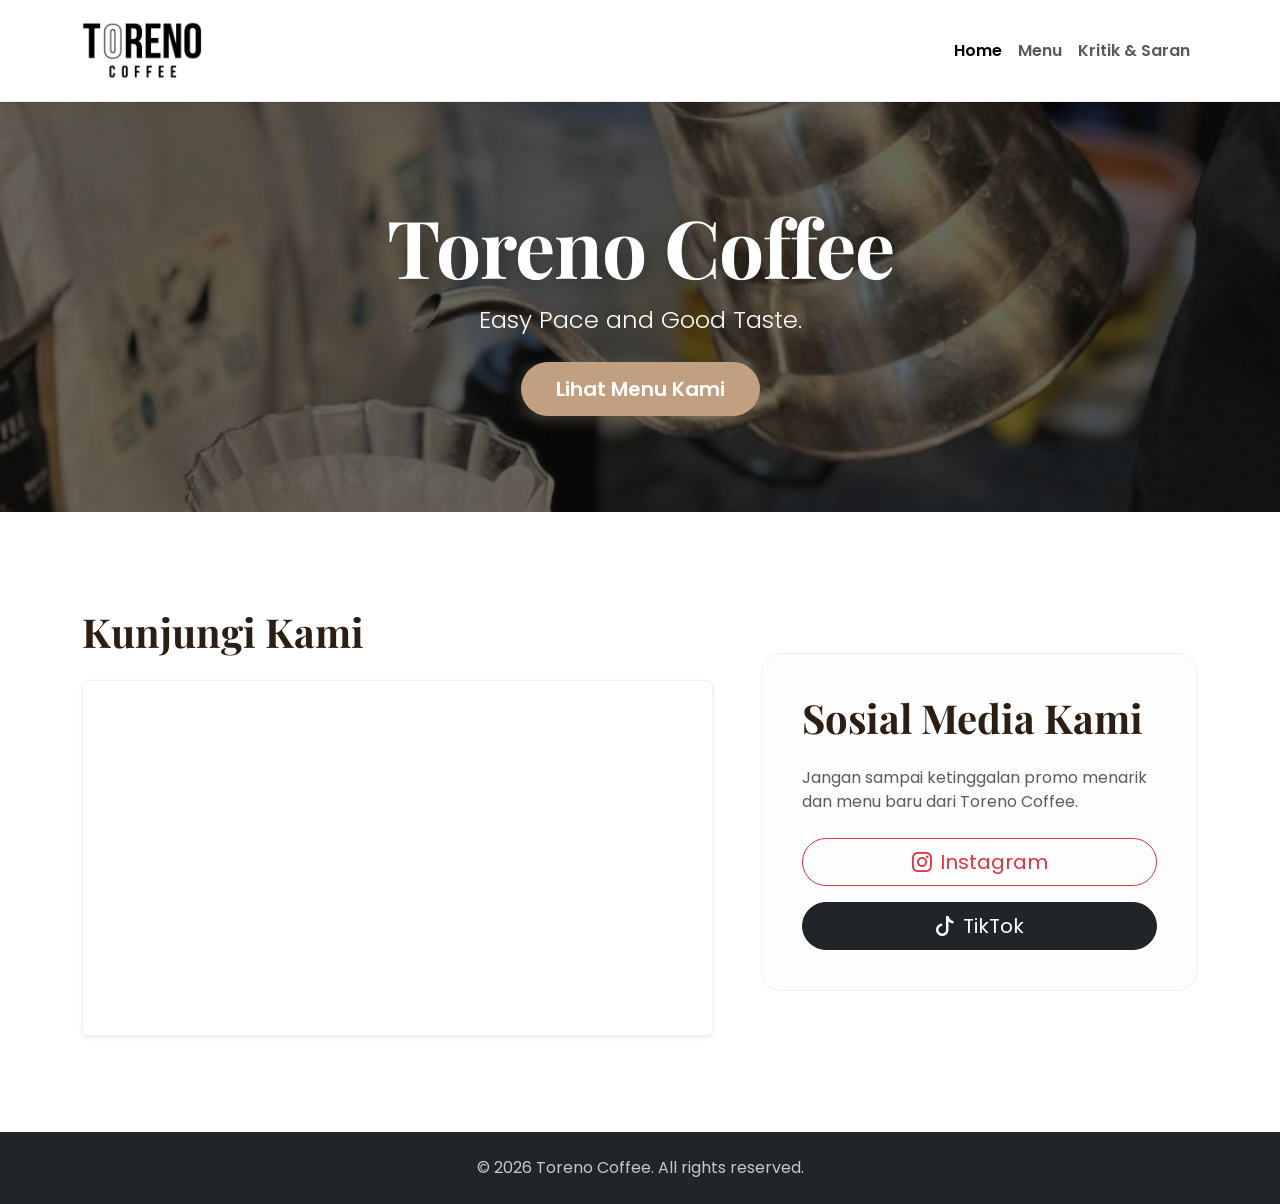
<file: index.html>
<!DOCTYPE html>
<html lang="en">
<head>
    <meta charset="UTF-8">
    <meta name="viewport" content="width=device-width, initial-scale=1.0">
    <link href="https://cdn.jsdelivr.net/npm/bootstrap@5.3.8/dist/css/bootstrap.min.css" rel="stylesheet">
    <link rel="preconnect" href="https://fonts.googleapis.com">
    <link rel="preconnect" href="https://fonts.gstatic.com" crossorigin>
    <link href="https://fonts.googleapis.com/css2?family=Playfair+Display:wght@700&family=Poppins:wght@300;400;600&family=Roboto+Slab:wght@700&display=swap" rel="stylesheet">
    <link rel="stylesheet" href="https://cdn.jsdelivr.net/npm/bootstrap-icons@1.11.3/font/bootstrap-icons.min.css">
    <title>Toreno Coffee - Home</title>
    <style>
        
        :root {
            --coffee-gold: #c0a080;
            --coffee-dark: #2c1e12;
        }

        body {
            font-family: 'Poppins', sans-serif;
            background-color: #ffffff; 
            color: #333;
        }

       
        .hero-title {
            font-family: 'Playfair Display', serif; 
            font-weight: 700;
            font-size: 5rem;
            letter-spacing: -1px;
            text-shadow: 2px 4px 15px rgba(0,0,0,0.3);
        }

       
        .navbar {
            border-bottom: 1px solid #eee;
        }

       
        .btn-warning {
            background-color: var(--coffee-gold) !important;
            border: none !important;
            color: white !important;
            padding: 12px 35px;
            font-weight: 600;
            border-radius: 50px; 
            transition: 0.3s;
            box-shadow: 0 4px 15px rgba(192, 160, 128, 0.3);
        }

        .btn-warning:hover {
            transform: translateY(-3px);
            box-shadow: 0 8px 25px rgba(192, 160, 128, 0.4);
        }

     
        .section-title {
            font-family: 'Playfair Display', serif;
            font-size: 2.5rem;
            font-weight: 700;
            color: var(--coffee-dark);
            margin-bottom: 1.5rem;
        }

        .ratio-16x9 {
            border-radius: 20px;
            box-shadow: 0 10px 30px rgba(0,0,0,0.05);
            border: 1px solid #f0f0f0 !important;
        }

        .social-card {
            background: #fdfdfd;
            padding: 40px;
            border-radius: 20px;
            border: 1px solid #f1f1f1;
        }
    </style>
</head>
<body>
    
<nav class="navbar navbar-expand-lg navbar-light bg-white shadow-sm py-3">
    <div class="container">
        <a class="navbar-brand d-flex align-items-center" href="index.html">
            <img src="Images/Logo.png" alt="Logo Toreno Coffee" width="120" class="d-inline-block align-text-top">
        </a>

        <button class="navbar-toggler" type="button" data-bs-toggle="collapse" data-bs-target="#navbarNav" aria-controls="navbarNav" aria-expanded="false" aria-label="Toggle navigation">
            <span class="navbar-toggler-icon"></span>
        </button>

        <div class="collapse navbar-collapse" id="navbarNav">
            <ul class="navbar-nav ms-auto">
                <li class="nav-item">
                    <a class="nav-link active fw-semibold" href="index.html">Home</a>
                </li>

                <li class="nav-item">
                    <a class="nav-link fw-semibold" href="Menu.html">Menu</a>
                </li>

                <li class="nav-item">
                    <a class="nav-link fw-semibold" href="contact.html">Kritik & Saran</a>
                </li>
            </ul>
        </div>
    </div>
</nav>
    
<header class="bg-secondary text-white text-center py-5" style="background: linear-gradient(rgba(0,0,0,0.6), rgba(0,0,0,0.6)), url('Images/kopi-saya.jpg') center/cover;">
    <div class="container py-5">
        <h1 class="hero-title">Toreno Coffee</h1>
        <p class="lead mb-4 fs-4">Easy Pace and Good Taste.</p>
        <a href="Menu.html" class="btn btn-warning btn-lg">Lihat Menu Kami</a>
    </div>
</header>

<section class="container py-5 my-5">
    <div class="row align-items-center g-5">
        
        
        <div class="col-lg-7">
            <h2 class="section-title">Kunjungi Kami</h2>
            <div class="ratio ratio-16x9 shadow-sm rounded overflow-hidden border">
                <iframe 
                    src="https://www.google.com/maps/embed?pb=!1m18!1m12!1m3!1d872.238290312683!2d110.16162151745408!3d-7.857753549646536!2m3!1f0!2f0!3f0!3m2!1i1024!2i768!4f13.1!3m3!1m2!1s0x2e7afb00620f9155%3A0x3274b1eb8cc210c2!2sToreno%20Coffee!5e0!3m2!1sid!2sid!4v1714657200000!5m2!1sid!2sid" 
                    style="border:0;" 
                    allowfullscreen="" 
                    loading="lazy" 
                    referrerpolicy="no-referrer-when-downgrade">
                </iframe>
            </div>
        </div>

      
        <div class="col-lg-5">
            <div class="social-card">
                <h2 class="section-title">Sosial Media Kami</h2>
                <p class="text-muted mb-4">Jangan sampai ketinggalan promo menarik dan menu baru dari Toreno Coffee.</p>

                <div class="d-grid gap-3">
                    <a href="https://www.instagram.com/torenocoffee.id?igsh=dXdrcnZxMjU0cGVi" target="_blank" class="btn btn-outline-danger btn-lg d-flex align-items-center justify-content-center gap-2 rounded-pill">
                        <i class="bi bi-instagram"></i> Instagram
                    </a>
                    <a href="https://www.tiktok.com/@torenocoffee.id?_r=1&_t=ZS-961i7NqCkZY" target="_blank" class="btn btn-dark btn-lg d-flex align-items-center justify-content-center gap-2 rounded-pill">
                        <i class="bi bi-tiktok"></i> TikTok
                    </a>
                </div>
            </div>
        </div>
        
    </div>
</section>
  
<footer class="bg-dark text-white text-center py-4">
    <div class="container">
        <p class="mb-0 opacity-75">&copy; 2026 Toreno Coffee. All rights reserved.</p>
    </div>
</footer>

<script src="https://cdn.jsdelivr.net/npm/bootstrap@5.3.8/dist/js/bootstrap.bundle.min.js"></script>
</body>
</html>
</file>
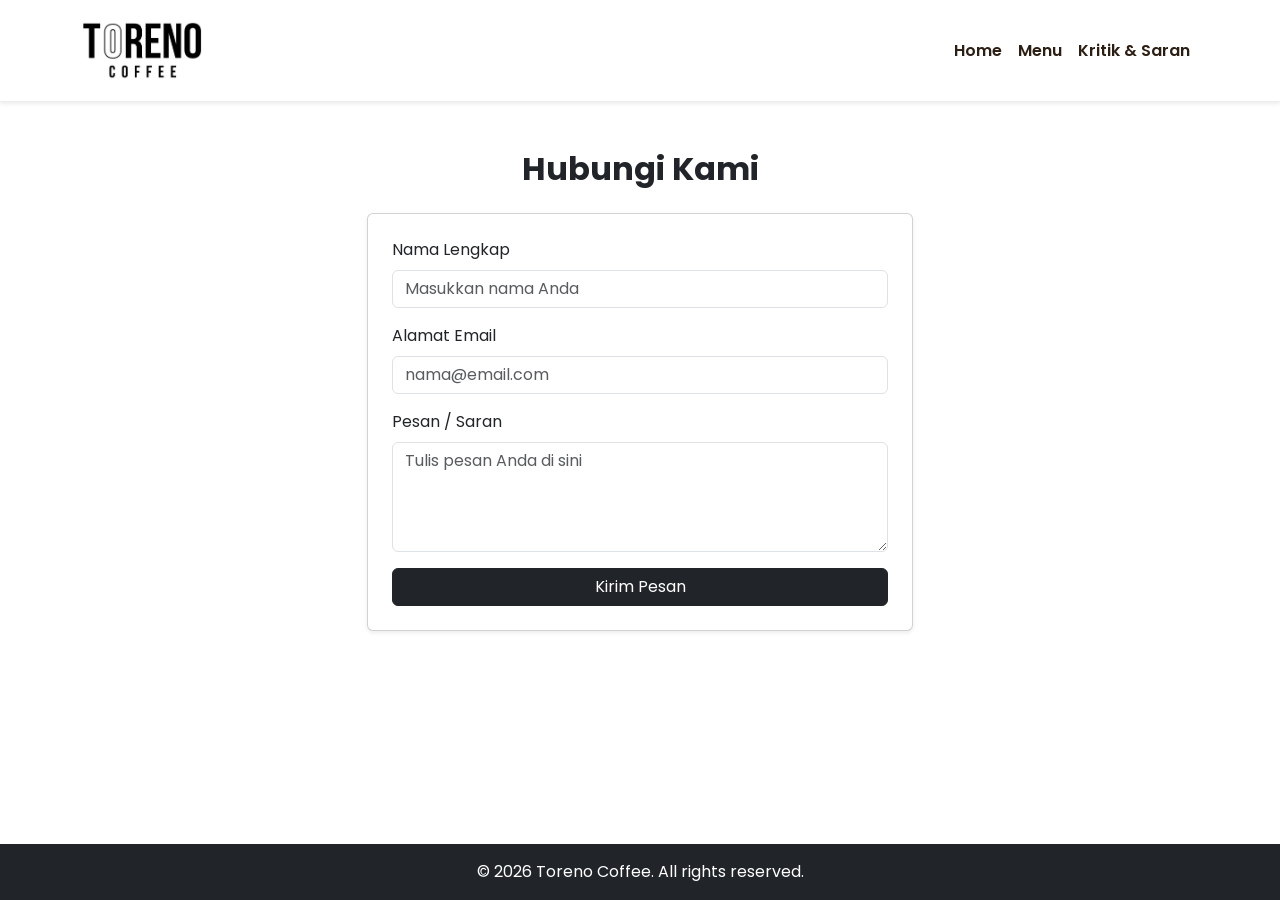
<file: contact.html>
<!DOCTYPE html>
<html lang="en">
<head>
    <meta charset="UTF-8">
    <meta name="viewport" content="width=device-width, initial-scale=1.0">
    <link href="https://cdn.jsdelivr.net/npm/bootstrap@5.3.8/dist/css/bootstrap.min.css" rel="stylesheet">
    <link rel="stylesheet" href="style.css">
    <title>Toreno Coffee - Kritik & Saran</title>
</head>
<body class="d-flex flex-column min-vh-100">
    
  <nav class="navbar navbar-expand-lg navbar-light bg-white shadow-sm py-3">
    <div class="container">
        <a class="navbar-brand d-flex align-items-center" href="index.html">
            <img src="Images/Logo.png" alt="Logo Toreno Coffee" width="120" class="d-inline-block align-text-top">
        </a>

    
        <button class="navbar-toggler" type="button" data-bs-toggle="collapse" data-bs-target="#navbarNav" aria-controls="navbarNav" aria-expanded="false" aria-label="Toggle navigation">
            <span class="navbar-toggler-icon"></span>
        </button>

        <div class="collapse navbar-collapse" id="navbarNav">
            <ul class="navbar-nav ms-auto">
                <li class="nav-item">
                    <a class="nav-link active fw-semibold" href="index.html">Home</a>
                </li>
                <li class="nav-item">
                    <a class="nav-link fw-semibold" href="Menu.html">Menu</a>
                </li>
                <li class="nav-item">
                    <a class="nav-link fw-semibold" href="contact.html">Kritik & Saran</a>
                </li>
            </ul>
        </div>
    </div>
</nav>
    

    
    <section class="container py-5 flex-grow-1">
        <div class="row justify-content-center">
            <div class="col-md-8 col-lg-6">
                <h2 class="text-center mb-4 fw-bold">Hubungi Kami</h2>
                <div class="card shadow-sm p-4">
                    <form>
                        <div class="mb-3">
                            <label for="namaLengkap" class="form-label">Nama Lengkap</label>
                            <input type="text" class="form-control" id="namaLengkap" placeholder="Masukkan nama Anda" required>
                        </div>
                        <div class="mb-3">
                            <label for="emailAlamat" class="form-label">Alamat Email</label>
                            <input type="email" class="form-control" id="emailAlamat" placeholder="nama@email.com" required>
                        </div>
                        <div class="mb-3">
                            <label for="pesan" class="form-label">Pesan / Saran</label>
                            <textarea class="form-control" id="pesan" rows="4" placeholder="Tulis pesan Anda di sini" required></textarea>
                        </div>
                        <button type="submit" class="btn btn-dark w-100">Kirim Pesan</button>
                    </form>
                </div>
            </div>
        </div>
    </section>

  
    <footer class="bg-dark text-white text-center py-3 mt-auto">
        <p class="mb-0">&copy; 2026 Toreno Coffee. All rights reserved.</p>
    </footer>

    <script src="https://cdn.jsdelivr.net/npm/bootstrap@5.3.8/dist/js/bootstrap.bundle.min.js"></script>
</body>
</html>
</file>
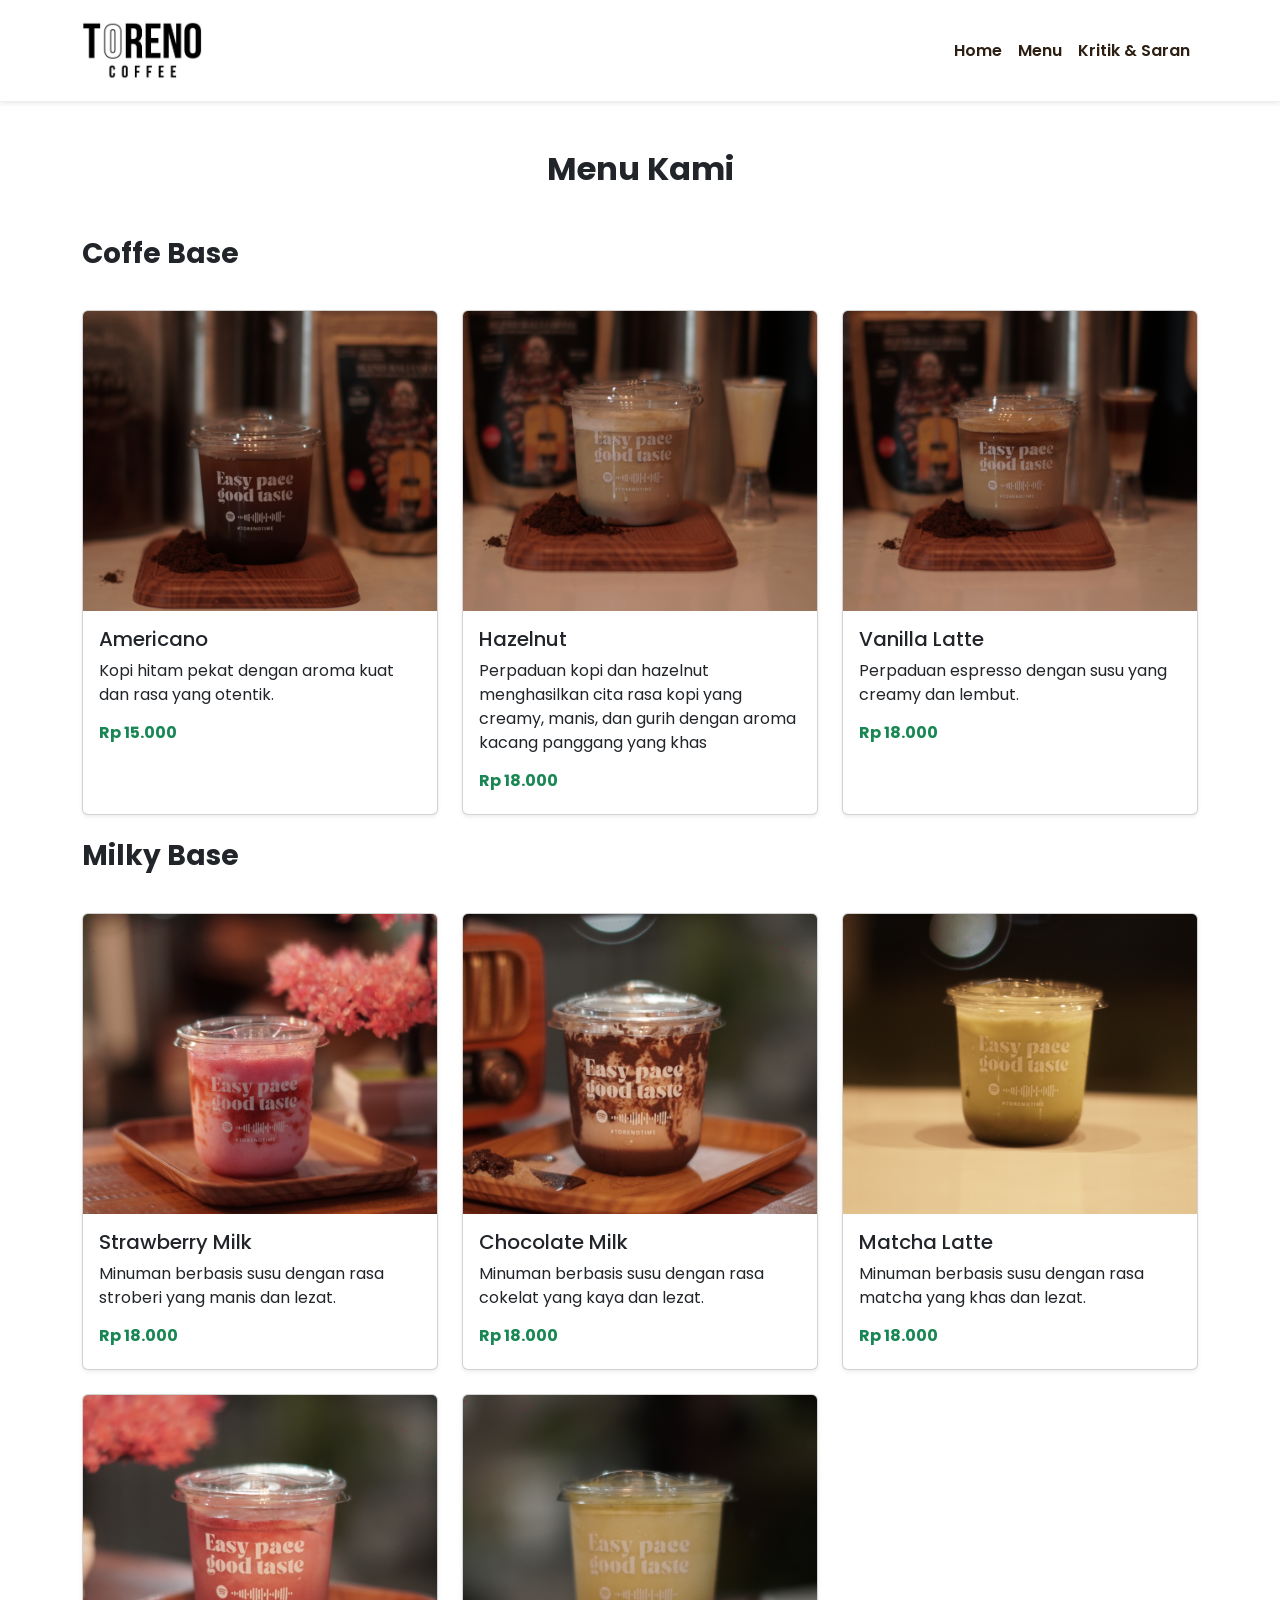
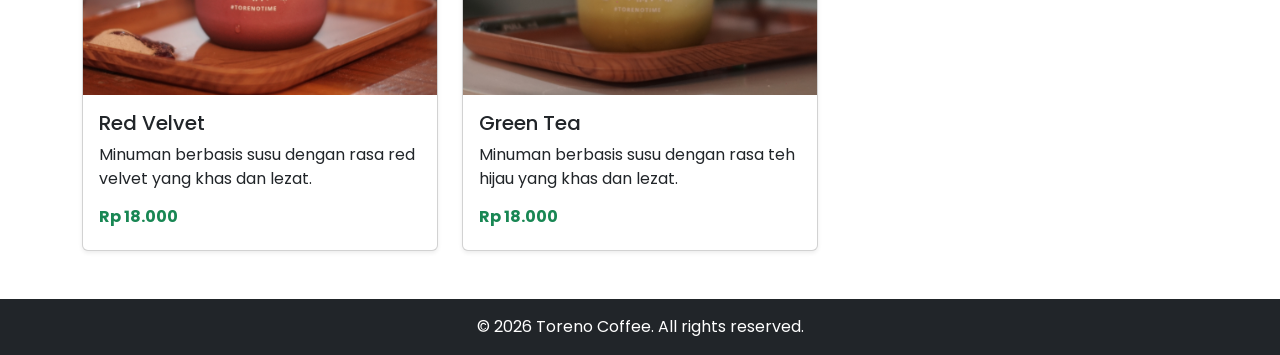
<file: Menu.html>
<!DOCTYPE html>
<html lang="en">
<head>
    <meta charset="UTF-8">
    <meta name="viewport" content="width=device-width, initial-scale=1.0">
    <link href="https://cdn.jsdelivr.net/npm/bootstrap@5.3.8/dist/css/bootstrap.min.css" rel="stylesheet">
    <link rel="stylesheet" href="style.css">
    <title>Toreno Coffee - Menu</title>
</head>
<body>
    
  <nav class="navbar navbar-expand-lg navbar-light bg-white shadow-sm py-3">
    <div class="container">
        <a class="navbar-brand d-flex align-items-center" href="index.html">
            <img src="Images/Logo.png" alt="Logo Toreno Coffee" width="120" class="d-inline-block align-text-top">
        </a>

    
        <button class="navbar-toggler" type="button" data-bs-toggle="collapse" data-bs-target="#navbarNav" aria-controls="navbarNav" aria-expanded="false" aria-label="Toggle navigation">
            <span class="navbar-toggler-icon"></span>
        </button>

        <div class="collapse navbar-collapse" id="navbarNav">
            <ul class="navbar-nav ms-auto">
                <li class="nav-item">
                    <a class="nav-link active fw-semibold" href="index.html">Home</a>
                </li>
              
                <li class="nav-item">
                    <a class="nav-link fw-semibold" href="Menu.html">Menu</a>
                </li>
                
                <li class="nav-item">
                    <a class="nav-link fw-semibold" href="contact.html">Kritik & Saran</a>
                </li>
            </ul>
        </div>
    </div>
</nav>
    
   
    <section class="container py-5">
        <h2 class="text-center mb-5 fw-bold">Menu Kami</h2>
        <div class="row g-4">
            
     <h3 class="text-left mb-3 fw-bold">Coffe Base</h3>

            <div class="col-md-4">
                <div class="card h-100 shadow-sm">
                    <img src="Images/Americano.jpg" class="card-img-top" alt="Americano" style="height: 300px; object-fit: cover;">
                    <div class="card-body">
                        <h5 class="card-title">Americano</h5>
                        <p class="card-text">Kopi hitam pekat dengan aroma kuat dan rasa yang otentik.</p>
                        <h6 class="fw-bold text-success">Rp 15.000</h6>
                    </div>
                </div>
            </div>

            <div class="col-md-4">
                <div class="card h-100 shadow-sm">
                    <img src="Images/Hazelnut.jpg" class="card-img-top" alt="Hazelnut" style="height: 300px; object-fit: cover;">
                    <div class="card-body">
                        <h5 class="card-title">Hazelnut</h5>
                        <p class="card-text">Perpaduan kopi dan hazelnut menghasilkan cita rasa kopi yang creamy, manis, dan gurih dengan aroma kacang panggang yang khas</p>
                        <h6 class="fw-bold text-success">Rp 18.000</h6>
                    </div>
                </div>
            </div>

            
            <div class="col-md-4">
                <div class="card h-100 shadow-sm">
                    <img src="Images/Vanilla Latte.jpg" class="card-img-top" alt="Vanilla Latte" style="height: 300px; object-fit: cover;">
                    <div class="card-body">
                        <h5 class="card-title">Vanilla Latte</h5>
                        <p class="card-text">Perpaduan espresso dengan susu yang creamy dan lembut.</p>
                        <h6 class="fw-bold text-success">Rp 18.000</h6>
                    </div>
                </div>
            </div>


        <h3 class="text-left mb-3 fw-bold">Milky Base</h3>


            <div class="col-md-4">
                <div class="card h-100 shadow-sm">
                    <img src="Images/Strawberry Milk.jpg" class="card-img-top" alt="Strawberry Milk" style="height: 300px; object-fit: cover;">
                    <div class="card-body">
                        <h5 class="card-title">Strawberry Milk</h5>
                        <p class="card-text">Minuman berbasis susu dengan rasa stroberi yang manis dan lezat.</p>
                        <h6 class="fw-bold text-success">Rp 18.000</h6>
                    </div>
                </div>
            </div>


            <div class="col-md-4">
                <div class="card h-100 shadow-sm">
                    <img src="Images/Chocolate Milk.jpg" class="card-img-top" alt="Chocolate Milk" style="height: 300px; object-fit: cover;">
                    <div class="card-body">
                        <h5 class="card-title">Chocolate Milk</h5>
                        <p class="card-text">Minuman berbasis susu dengan rasa cokelat yang kaya dan lezat.</p>
                        <h6 class="fw-bold text-success">Rp 18.000</h6>
                    </div>
                </div>
            </div>


              <div class="col-md-4">
                <div class="card h-100 shadow-sm">
                    <img src="Images/Matcha Latte.jpg" class="card-img-top" alt="Matcha Latte" style="height: 300px; object-fit: cover;">
                    <div class="card-body">
                        <h5 class="card-title">Matcha Latte</h5>
                        <p class="card-text">Minuman berbasis susu dengan rasa matcha yang khas dan lezat.</p>
                        <h6 class="fw-bold text-success">Rp 18.000</h6>
                    </div>
                </div>
            </div>


              <div class="col-md-4">
                <div class="card h-100 shadow-sm">
                    <img src="Images/Red Velvet.jpg" class="card-img-top" alt="Red Velvet" style="height: 300px; object-fit: cover;">
                    <div class="card-body">
                        <h5 class="card-title">Red Velvet</h5>
                        <p class="card-text">Minuman berbasis susu dengan rasa red velvet yang khas dan lezat.</p>
                        <h6 class="fw-bold text-success">Rp 18.000</h6>
                    </div>
                </div>
            </div>


              <div class="col-md-4">
                <div class="card h-100 shadow-sm">
                    <img src="Images/Green Tea.jpg" class="card-img-top" alt="Green Tea" style="height: 300px; object-fit: cover;">
                    <div class="card-body">
                        <h5 class="card-title">Green Tea</h5>
                        <p class="card-text">Minuman berbasis susu dengan rasa teh hijau yang khas dan lezat.</p>
                        <h6 class="fw-bold text-success">Rp 18.000</h6>
                    </div>
                </div>
            </div>

        </div>
    </section>

    
    <footer class="bg-dark text-white text-center py-3 mt-auto">
        <p class="mb-0">&copy; 2026 Toreno Coffee. All rights reserved.</p>
    </footer>

    <script src="https://cdn.jsdelivr.net/npm/bootstrap@5.3.8/dist/js/bootstrap.bundle.min.js"></script>
</body>
</html>
</file>
<file: style.css>
@import url('https://fonts.googleapis.com/css2?family=Playfair+Display:wght@700&family=Poppins:wght@300;400;600&display=swap');

:root {
    --coffee-dark: #2c1e12;
    --coffee-gold: #c0a080;
    --soft-white: #f8f9fa;
}

body {
    font-family: 'Poppins', sans-serif;
    background-color: #ffffff;
}


.navbar {
    background-color: rgba(255, 255, 255, 0.95) !important;
    backdrop-filter: blur(10px); 
    border-bottom: 1px solid #eee;
}

.nav-link {
    color: var(--coffee-dark) !important;
    transition: 0.3s;
}

.nav-link:hover {
    color: var(--coffee-gold) !important;
}


.hero-title {
    font-family: 'Playfair Display', serif;
    font-weight: 700;
    font-size: 5rem;
    letter-spacing: -1px;
    text-shadow: 2px 4px 15px rgba(0,0,0,0.3);
}


.btn-warning {
    background-color: var(--coffee-gold) !important;
    border: none !important;
    color: white !important;
    padding: 15px 40px;
    font-weight: 600;
    border-radius: 50px; /* Bentuk kapsul yang modern */
    box-shadow: 0 4px 15px rgba(192, 160, 128, 0.4);
    transition: 0.3s;
}

.btn-warning:hover {
    transform: translateY(-3px);
    box-shadow: 0 8px 25px rgba(192, 160, 128, 0.5);
}


.section-title {
    font-family: 'Playfair Display', serif;
    font-size: 2.5rem;
    color: var(--coffee-dark);
    position: relative;
    padding-bottom: 15px;
}

.section-title::after {
    content: '';
    position: absolute;
    bottom: 0;
    left: 0;
    width: 60px;
    height: 3px;
    background-color: var(--coffee-gold);
}


.ratio-16x9 {
    border-radius: 20px;
    box-shadow: 0 10px 30px rgba(0,0,0,0.05);
    border: 1px solid #f0f0f0;
}
</file>
